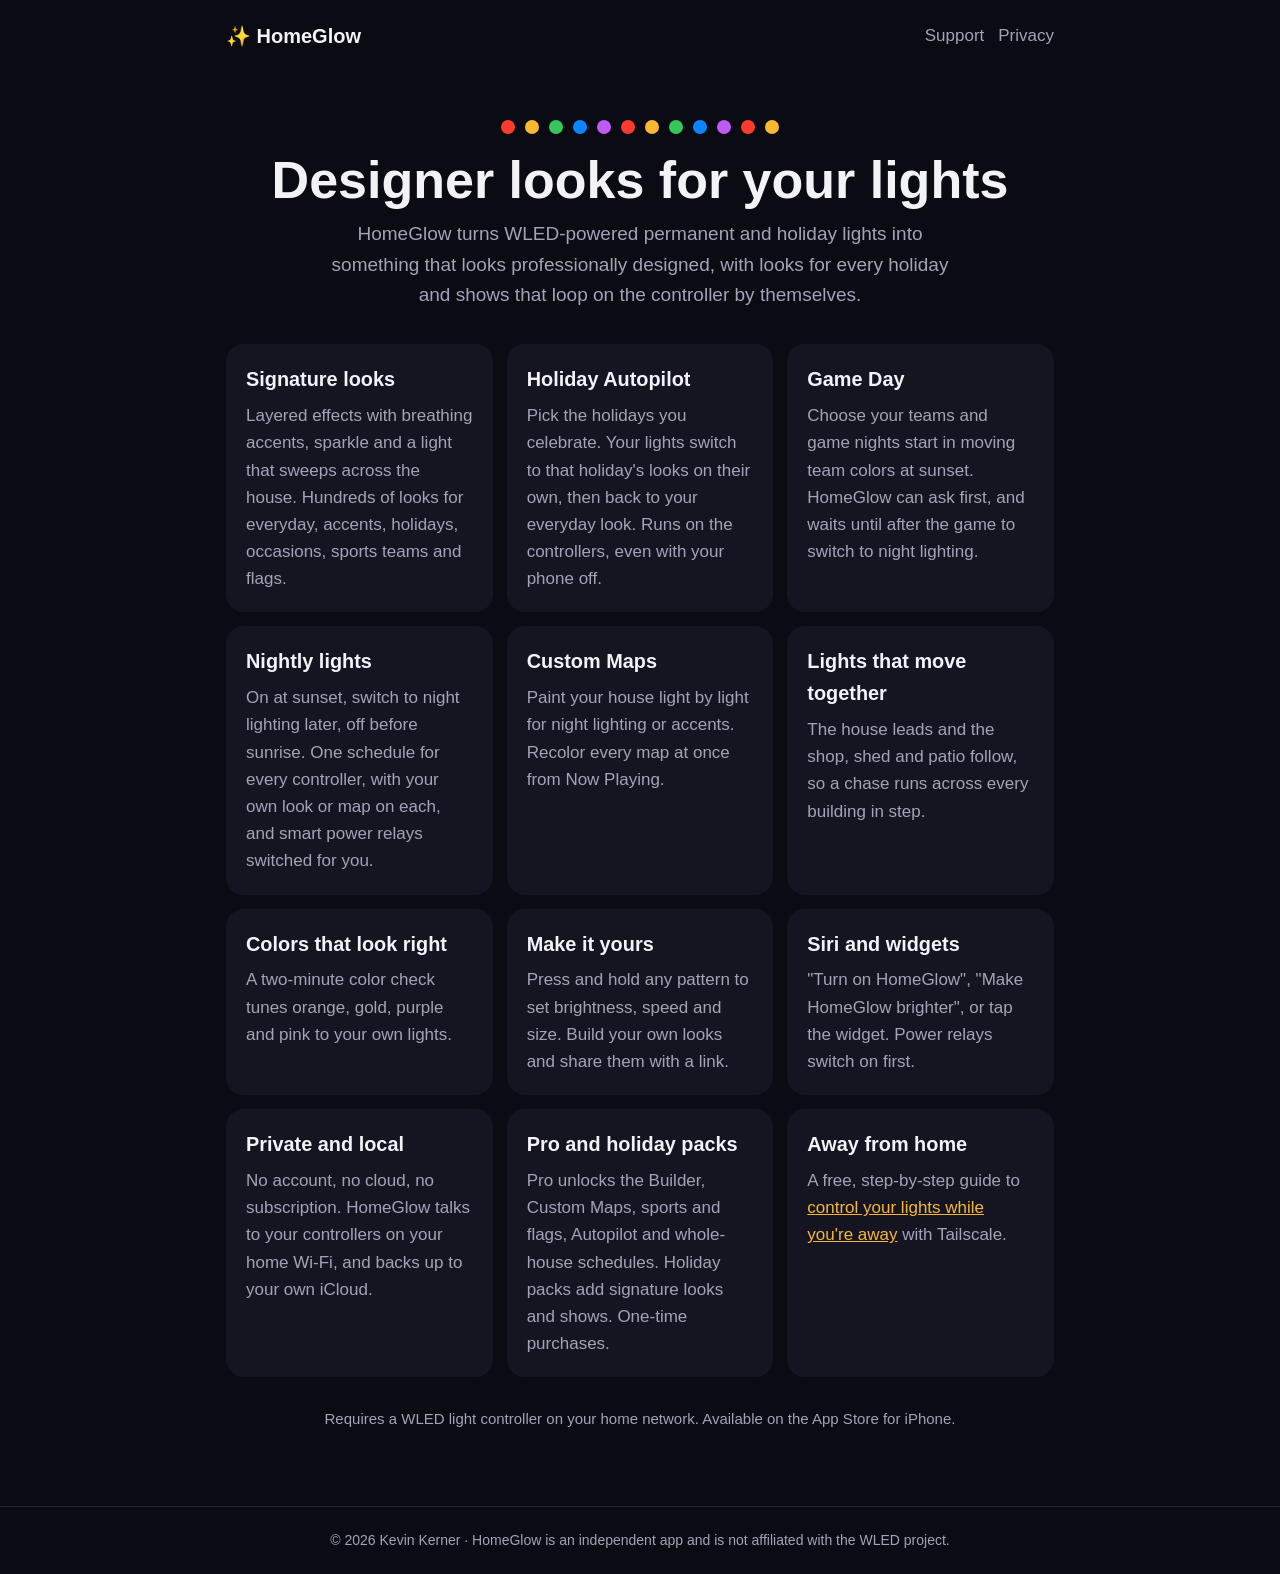
<file: index.html>
<!doctype html><html lang="en"><head><meta charset="utf-8"><meta name="viewport" content="width=device-width,initial-scale=1">
<title>HomeGlow</title><meta name="description" content="Designer looks for WLED lights."><link rel="stylesheet" href="style.css"></head><body>
<header><a class="brand" href="index.html">✨ HomeGlow</a><nav><a href="support.html">Support</a><a href="privacy.html">Privacy</a></nav></header><main>
<div class="lights" aria-hidden="true"><span style="background:#ff3b30;color:#ff3b30;animation-delay:-1300ms"></span><span style="background:#f7b733;color:#f7b733;animation-delay:-200ms"></span><span style="background:#34c759;color:#34c759;animation-delay:-1500ms"></span><span style="background:#0a84ff;color:#0a84ff;animation-delay:-400ms"></span><span style="background:#bf5af2;color:#bf5af2;animation-delay:-1700ms"></span><span style="background:#ff3b30;color:#ff3b30;animation-delay:-600ms"></span><span style="background:#f7b733;color:#f7b733;animation-delay:-1900ms"></span><span style="background:#34c759;color:#34c759;animation-delay:-800ms"></span><span style="background:#0a84ff;color:#0a84ff;animation-delay:-2100ms"></span><span style="background:#bf5af2;color:#bf5af2;animation-delay:-1000ms"></span><span style="background:#ff3b30;color:#ff3b30;animation-delay:-2300ms"></span><span style="background:#f7b733;color:#f7b733;animation-delay:-1200ms"></span></div>
<h1>Designer looks for your lights</h1>
<p class="sub">HomeGlow turns WLED-powered permanent and holiday lights into something that looks professionally designed, with looks for every holiday and shows that loop on the controller by themselves.</p>
<div class="grid">
<div class="card"><h3>Signature looks</h3><p>Layered effects with breathing accents, sparkle and a light that sweeps across the house. Hundreds of looks for everyday, accents, holidays, occasions, sports teams and flags.</p></div>
<div class="card"><h3>Holiday Autopilot</h3><p>Pick the holidays you celebrate. Your lights switch to that holiday's looks on their own, then back to your everyday look. Runs on the controllers, even with your phone off.</p></div>
<div class="card"><h3>Game Day</h3><p>Choose your teams and game nights start in moving team colors at sunset. HomeGlow can ask first, and waits until after the game to switch to night lighting.</p></div>
<div class="card"><h3>Nightly lights</h3><p>On at sunset, switch to night lighting later, off before sunrise. One schedule for every controller, with your own look or map on each, and smart power relays switched for you.</p></div>
<div class="card"><h3>Custom Maps</h3><p>Paint your house light by light for night lighting or accents. Recolor every map at once from Now Playing.</p></div>
<div class="card"><h3>Lights that move together</h3><p>The house leads and the shop, shed and patio follow, so a chase runs across every building in step.</p></div>
<div class="card"><h3>Colors that look right</h3><p>A two-minute color check tunes orange, gold, purple and pink to your own lights.</p></div>
<div class="card"><h3>Make it yours</h3><p>Press and hold any pattern to set brightness, speed and size. Build your own looks and share them with a link.</p></div>
<div class="card"><h3>Siri and widgets</h3><p>"Turn on HomeGlow", "Make HomeGlow brighter", or tap the widget. Power relays switch on first.</p></div>
<div class="card"><h3>Private and local</h3><p>No account, no cloud, no subscription. HomeGlow talks to your controllers on your home Wi-Fi, and backs up to your own iCloud.</p></div>
<div class="card"><h3>Pro and holiday packs</h3><p>Pro unlocks the Builder, Custom Maps, sports and flags, Autopilot and whole-house schedules. Holiday packs add signature looks and shows. One-time purchases.</p></div>
<div class="card"><h3>Away from home</h3><p>A free, step-by-step guide to <a href="remote.html">control your lights while you're away</a> with Tailscale.</p></div>
</div>
<p class="note" style="text-align:center;margin-top:30px">Requires a WLED light controller on your home network. Available on the App Store for iPhone.</p>
</main><footer>© 2026 Kevin Kerner · HomeGlow is an independent app and is not affiliated with the WLED project.</footer></body></html>
</file>
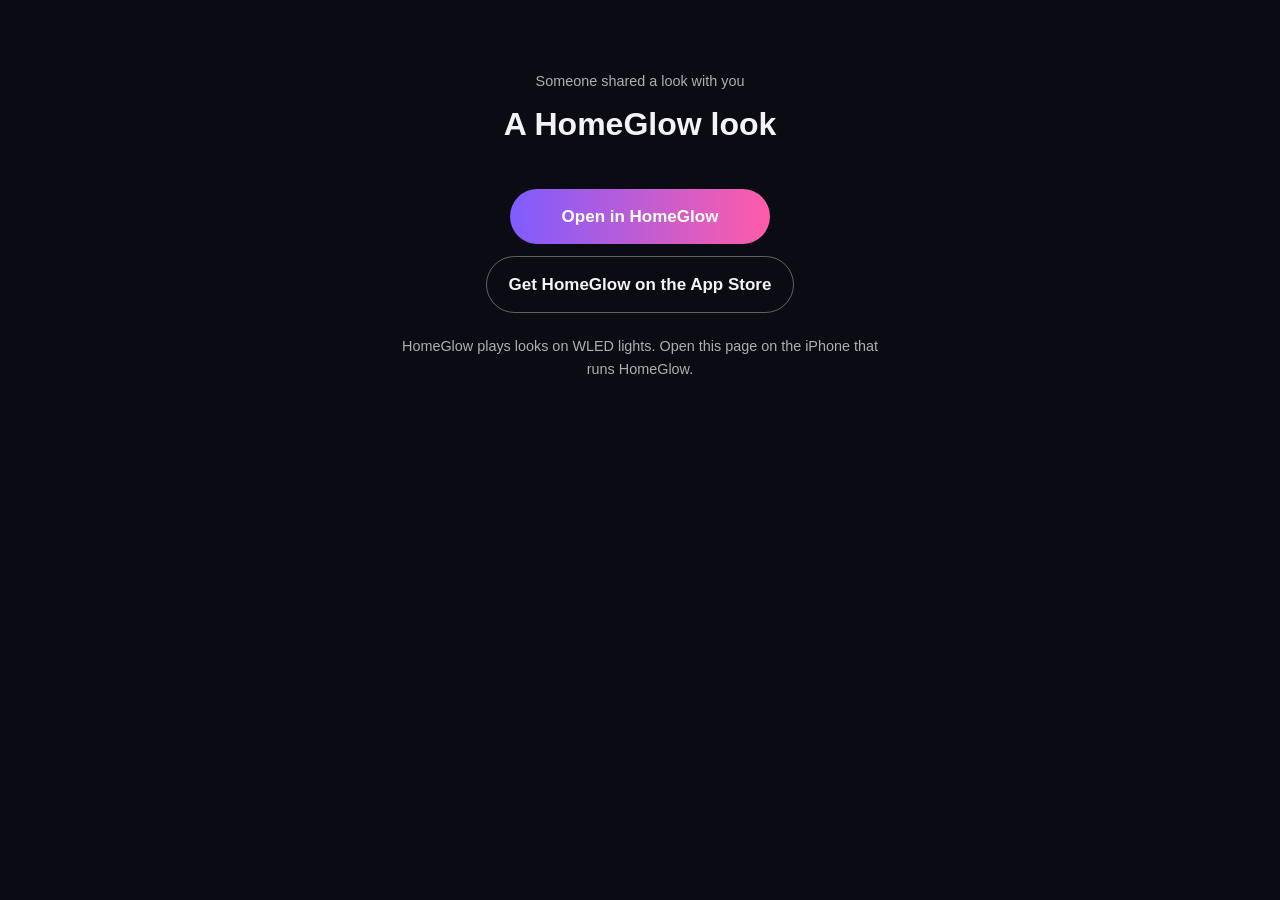
<file: look.html>
<!doctype html>
<html lang="en">
<head>
<meta charset="utf-8">
<meta name="viewport" content="width=device-width, initial-scale=1">
<title>A HomeGlow look</title>
<meta name="description" content="Someone shared a HomeGlow lighting look with you.">
<link rel="stylesheet" href="style.css">
<style>
  .share { max-width: 520px; margin: 0 auto; padding: 48px 16px; text-align: center; }
  .share h1 { font-size: 2rem; margin: 8px 0 18px; }
  .lights { display: flex; gap: 6px; justify-content: center; flex-wrap: wrap; margin: 18px 0 28px; }
  .lights span { width: 16px; height: 16px; border-radius: 50%; box-shadow: 0 0 12px currentColor; }
  .buttons { display: flex; flex-direction: column; gap: 12px; align-items: center; }
  .buttons a { display: inline-block; min-width: 260px; padding: 14px 22px; border-radius: 999px;
               font-weight: 700; text-decoration: none; }
  .open { background: linear-gradient(90deg, #7f5cff, #ff5ca8); color: #fff; }
  .store { border: 1px solid rgba(255,255,255,.35); color: inherit; }
  .small { opacity: .7; font-size: .9rem; margin-top: 22px; }
</style>
</head>
<body>
<main class="share">
  <p class="small">Someone shared a look with you</p>
  <h1 id="name">A HomeGlow look</h1>
  <div class="lights" id="lights"></div>
  <div class="buttons">
    <a class="open" id="open" href="#">Open in HomeGlow</a>
    <a class="store" href="https://apps.apple.com/app/id6821318234">Get HomeGlow on the App Store</a>
  </div>
  <p class="small">HomeGlow plays looks on WLED lights. Open this page on the iPhone that runs HomeGlow.</p>
</main>
<script>
  // The look rides in the part of the link after "#", so it never reaches any server.
  const colors = {
    "Red": "#ff2a2a", "Orange": "#ff6a00", "Amber": "#ff9f1a", "Yellow": "#ffd400", "Gold": "#e6b422",
    "Slime Green": "#4dff1a", "Lime": "#9dff00", "Green": "#18d14b", "Kelly Green": "#12a150", "Teal": "#00c2a0",
    "Cyan": "#00e5ff", "Sky Blue": "#3fa9ff", "Blue": "#2950ff", "Royal Blue": "#3b5cff", "Navy": "#1a2a8e",
    "Deep Purple": "#6a12c9", "Purple": "#8a2be2", "Magenta": "#ff2bd6", "Pink": "#ff4f9a", "Light Pink": "#ffb3d1",
    "Maroon": "#8a1530", "Silver": "#b8bcc6", "White LED": "#e8f3ff", "Warm White": "#ffcf8a", "Bright White": "#ffffff"
  };
  const data = location.hash.slice(1);
  if (data) {
    document.getElementById("open").href = "homeglow://look?d=" + data;
    try {
      let b = data.replace(/-/g, "+").replace(/_/g, "/");
      while (b.length % 4) b += "=";
      const look = JSON.parse(decodeURIComponent(escape(atob(b))));
      if (look.n) { document.getElementById("name").textContent = look.n; document.title = look.n + " · HomeGlow"; }
      const s = look.s || {};
      const list = [s.c1, s.c2, s.c3].filter(c => c && colors[c]);
      const row = document.getElementById("lights");
      for (let i = 0; i < 12 && list.length; i++) {
        const dot = document.createElement("span");
        dot.style.background = dot.style.color = colors[list[i % list.length]];
        row.appendChild(dot);
      }
    } catch (e) { /* show the page without the preview */ }
    // Try the app right away; if it isn't installed, the page stays.
    setTimeout(() => { location.href = "homeglow://look?d=" + data; }, 300);
  }
</script>
</body>
</html>
</file>
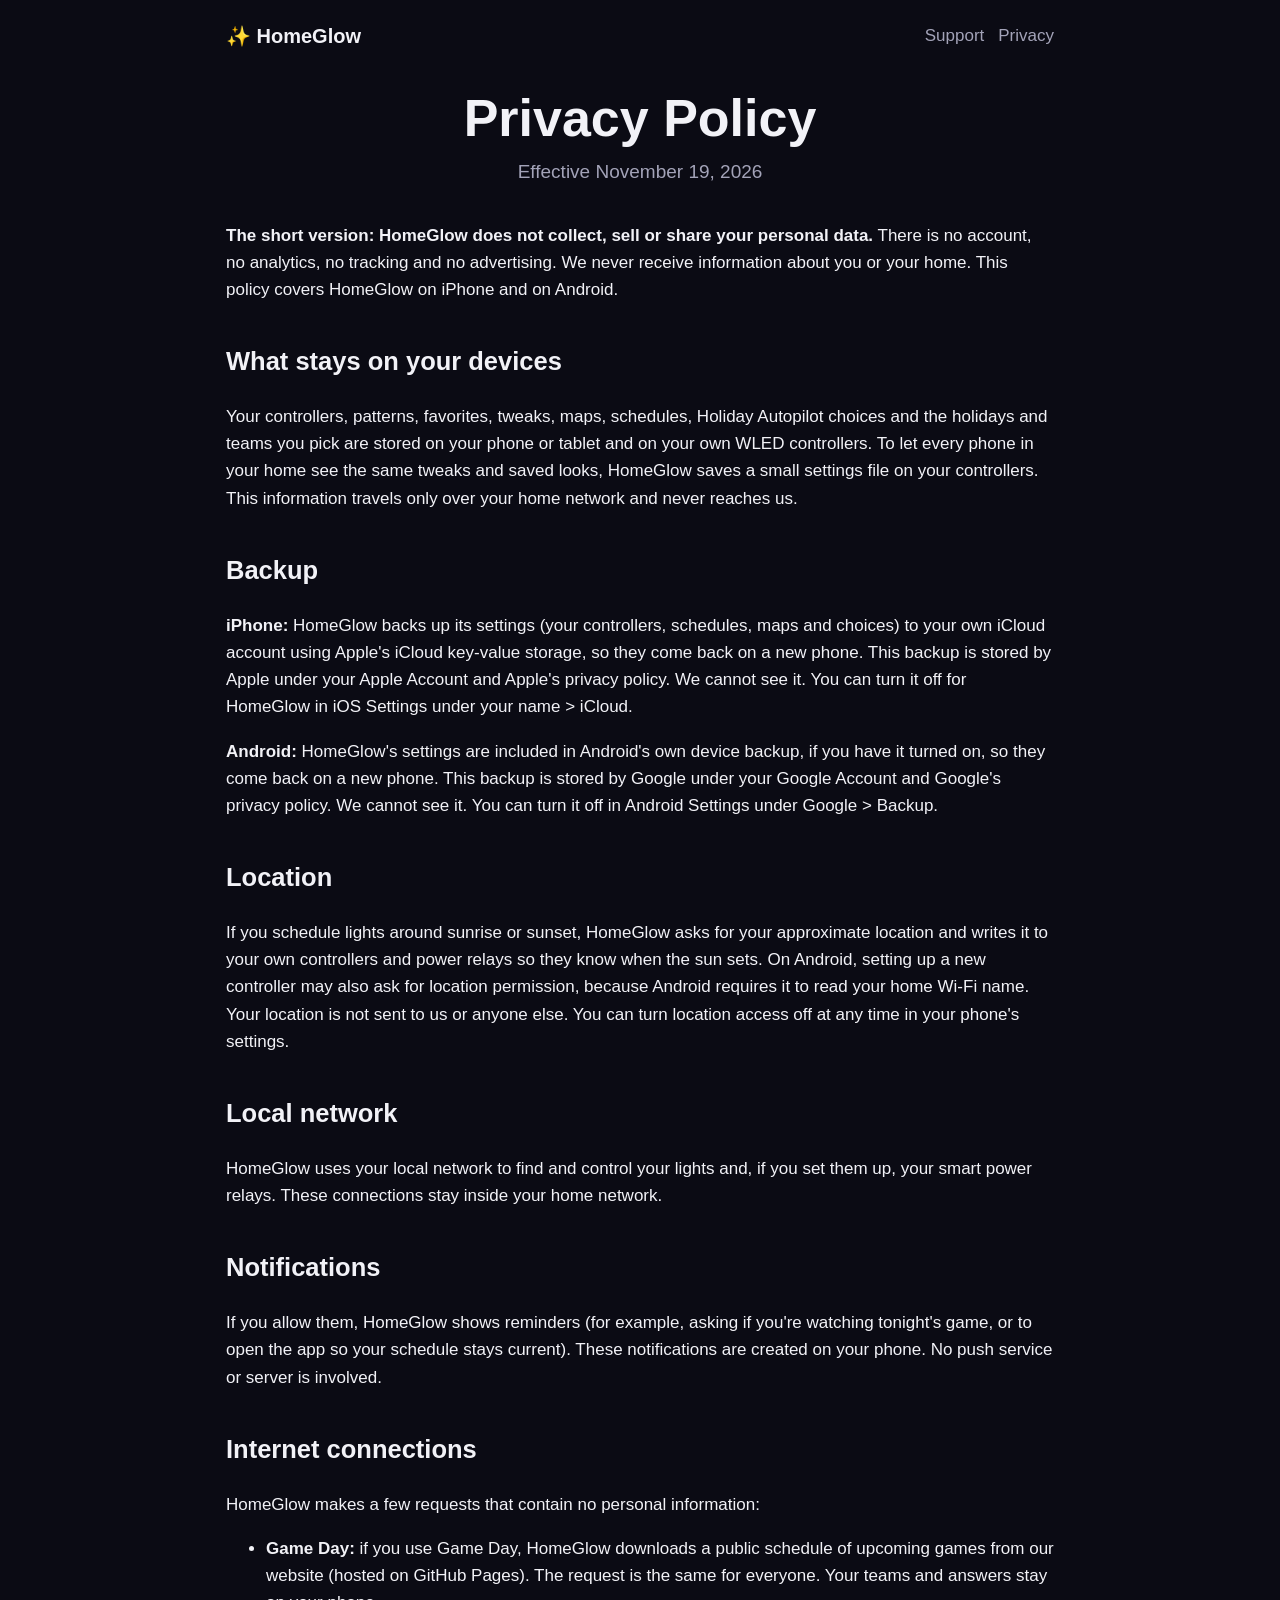
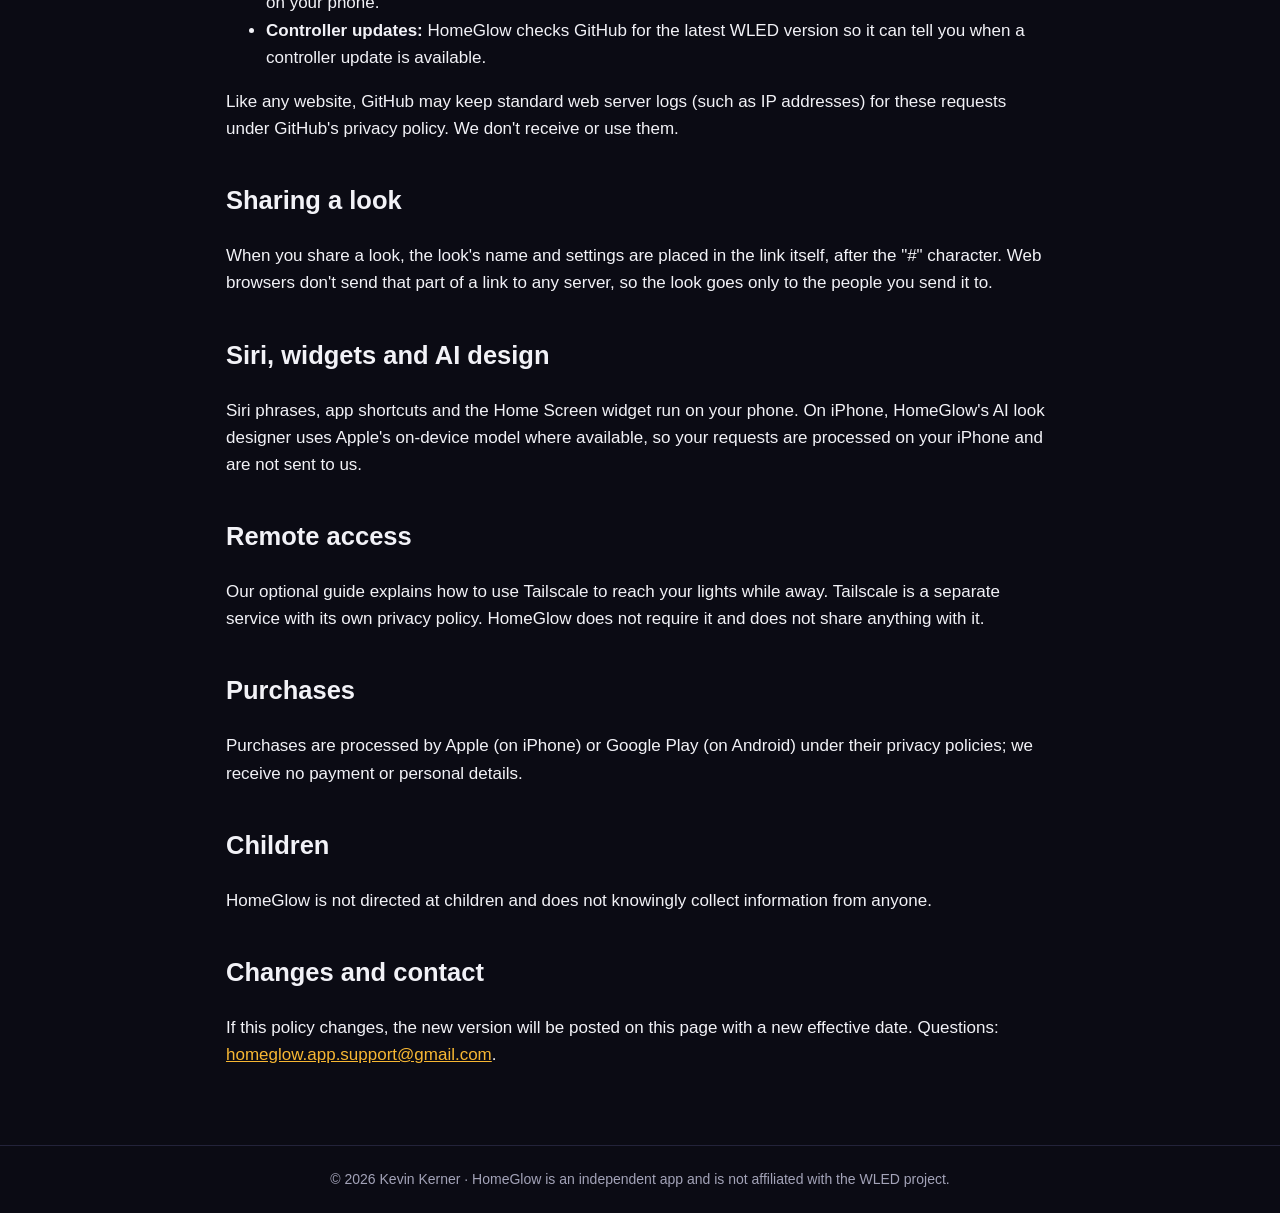
<file: privacy.html>
<!doctype html><html lang="en"><head><meta charset="utf-8"><meta name="viewport" content="width=device-width,initial-scale=1">
<title>HomeGlow Privacy Policy</title><meta name="description" content="HomeGlow privacy policy."><link rel="stylesheet" href="style.css"></head><body>
<header><a class="brand" href="index.html">✨ HomeGlow</a><nav><a href="support.html">Support</a><a href="privacy.html">Privacy</a></nav></header><main>
<h1>Privacy Policy</h1>
<p class="sub">Effective November 19, 2026</p>
<p><strong>The short version: HomeGlow does not collect, sell or share your personal data.</strong> There is no account, no analytics, no tracking and no advertising. We never receive information about you or your home. This policy covers HomeGlow on iPhone and on Android.</p>

<h2>What stays on your devices</h2>
<p>Your controllers, patterns, favorites, tweaks, maps, schedules, Holiday Autopilot choices and the holidays and teams you pick are stored on your phone or tablet and on your own WLED controllers. To let every phone in your home see the same tweaks and saved looks, HomeGlow saves a small settings file on your controllers. This information travels only over your home network and never reaches us.</p>

<h2>Backup</h2>
<p><strong>iPhone:</strong> HomeGlow backs up its settings (your controllers, schedules, maps and choices) to your own iCloud account using Apple's iCloud key-value storage, so they come back on a new phone. This backup is stored by Apple under your Apple Account and Apple's privacy policy. We cannot see it. You can turn it off for HomeGlow in iOS Settings under your name &gt; iCloud.</p>
<p><strong>Android:</strong> HomeGlow's settings are included in Android's own device backup, if you have it turned on, so they come back on a new phone. This backup is stored by Google under your Google Account and Google's privacy policy. We cannot see it. You can turn it off in Android Settings under Google &gt; Backup.</p>

<h2>Location</h2>
<p>If you schedule lights around sunrise or sunset, HomeGlow asks for your approximate location and writes it to your own controllers and power relays so they know when the sun sets. On Android, setting up a new controller may also ask for location permission, because Android requires it to read your home Wi-Fi name. Your location is not sent to us or anyone else. You can turn location access off at any time in your phone's settings.</p>

<h2>Local network</h2>
<p>HomeGlow uses your local network to find and control your lights and, if you set them up, your smart power relays. These connections stay inside your home network.</p>

<h2>Notifications</h2>
<p>If you allow them, HomeGlow shows reminders (for example, asking if you're watching tonight's game, or to open the app so your schedule stays current). These notifications are created on your phone. No push service or server is involved.</p>

<h2>Internet connections</h2>
<p>HomeGlow makes a few requests that contain no personal information:</p>
<ul>
<li><strong>Game Day:</strong> if you use Game Day, HomeGlow downloads a public schedule of upcoming games from our website (hosted on GitHub Pages). The request is the same for everyone. Your teams and answers stay on your phone.</li>
<li><strong>Controller updates:</strong> HomeGlow checks GitHub for the latest WLED version so it can tell you when a controller update is available.</li>
</ul>
<p>Like any website, GitHub may keep standard web server logs (such as IP addresses) for these requests under GitHub's privacy policy. We don't receive or use them.</p>

<h2>Sharing a look</h2>
<p>When you share a look, the look's name and settings are placed in the link itself, after the "#" character. Web browsers don't send that part of a link to any server, so the look goes only to the people you send it to.</p>

<h2>Siri, widgets and AI design</h2>
<p>Siri phrases, app shortcuts and the Home Screen widget run on your phone. On iPhone, HomeGlow's AI look designer uses Apple's on-device model where available, so your requests are processed on your iPhone and are not sent to us.</p>

<h2>Remote access</h2>
<p>Our optional guide explains how to use Tailscale to reach your lights while away. Tailscale is a separate service with its own privacy policy. HomeGlow does not require it and does not share anything with it.</p>

<h2>Purchases</h2>
<p>Purchases are processed by Apple (on iPhone) or Google Play (on Android) under their privacy policies; we receive no payment or personal details.</p>

<h2>Children</h2>
<p>HomeGlow is not directed at children and does not knowingly collect information from anyone.</p>

<h2>Changes and contact</h2>
<p>If this policy changes, the new version will be posted on this page with a new effective date. Questions: <a href="mailto:homeglow.app.support@gmail.com">homeglow.app.support@gmail.com</a>.</p>
</main><footer>© 2026 Kevin Kerner · HomeGlow is an independent app and is not affiliated with the WLED project.</footer></body></html>
</file>
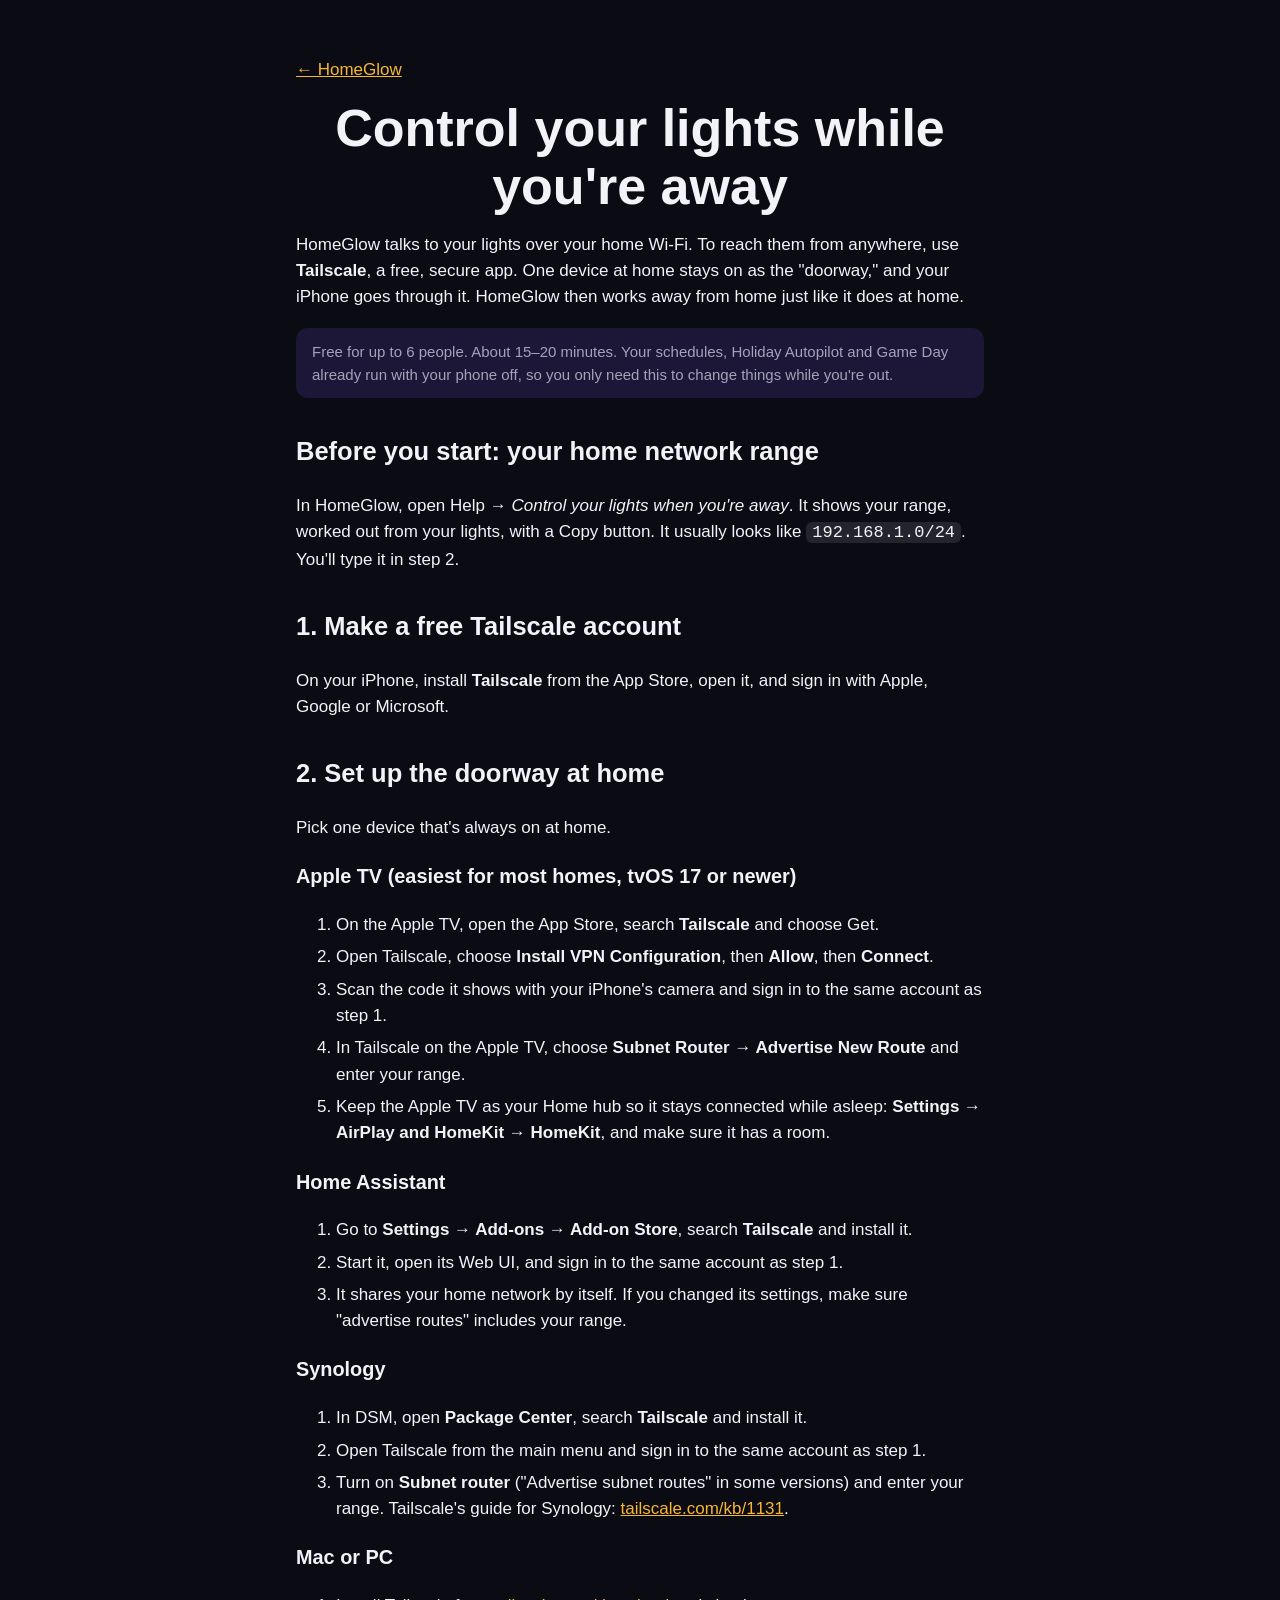
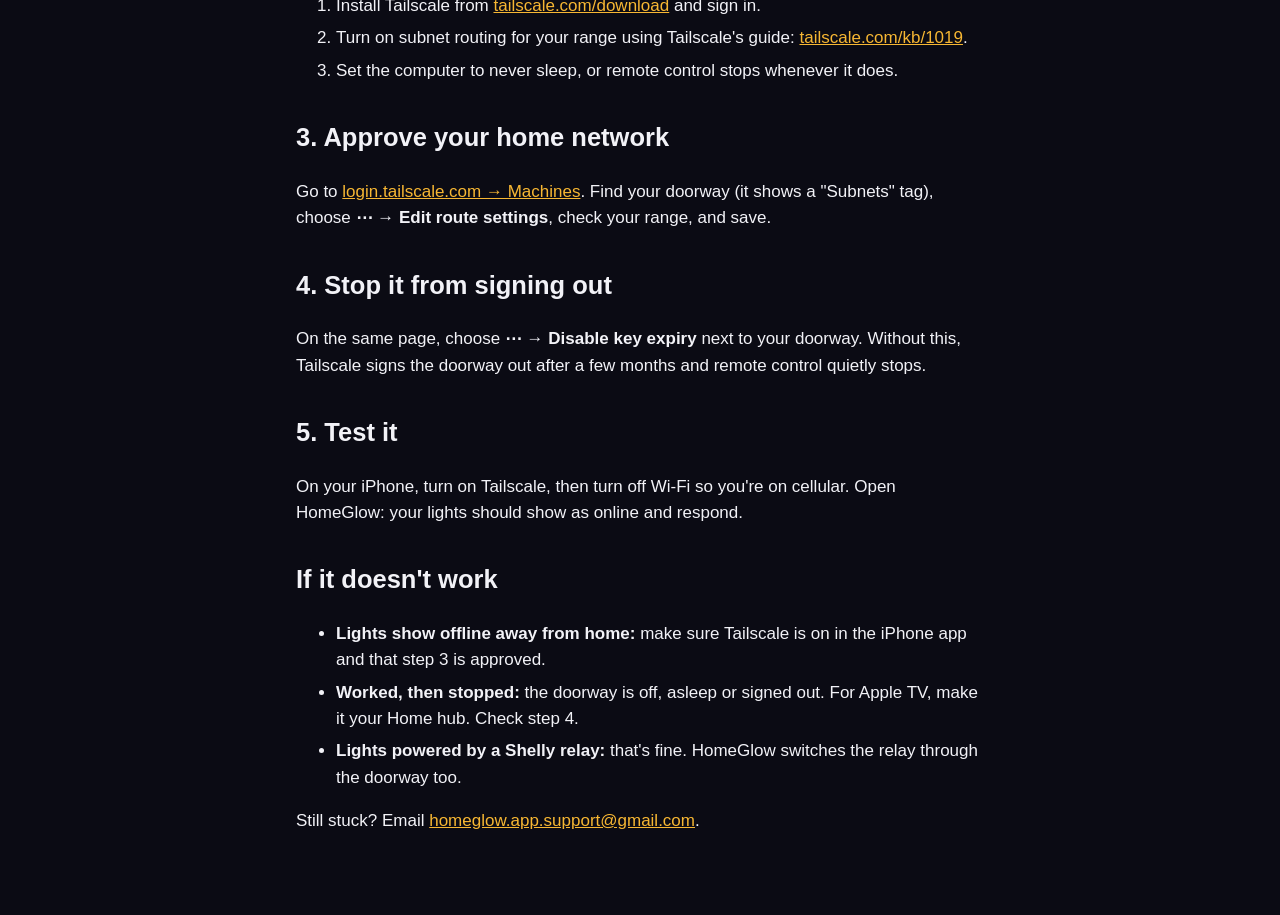
<file: remote.html>
<!doctype html>
<html lang="en">
<head>
<meta charset="utf-8">
<meta name="viewport" content="width=device-width, initial-scale=1">
<title>Control your lights while away · HomeGlow</title>
<meta name="description" content="A free, secure way to use HomeGlow away from home with Tailscale.">
<link rel="stylesheet" href="style.css">
<style>
  .guide { max-width: 720px; margin: 0 auto; padding: 40px 16px 64px; line-height: 1.55; }
  .guide h1 { margin-bottom: 6px; }
  .guide h2 { margin-top: 34px; }
  .guide ol li, .guide ul li { margin: 6px 0; }
  .note { padding: 12px 16px; border-radius: 12px; background: rgba(127, 92, 255, .15); }
  code { padding: 1px 6px; border-radius: 6px; background: rgba(255,255,255,.1); }
</style>
</head>
<body>
<main class="guide">
  <p><a href="index.html">← HomeGlow</a></p>
  <h1>Control your lights while you're away</h1>
  <p>HomeGlow talks to your lights over your home Wi-Fi. To reach them from anywhere, use <strong>Tailscale</strong>, a free, secure app. One device at home stays on as the "doorway," and your iPhone goes through it. HomeGlow then works away from home just like it does at home.</p>
  <p class="note">Free for up to 6 people. About 15–20 minutes. Your schedules, Holiday Autopilot and Game Day already run with your phone off, so you only need this to change things while you're out.</p>

  <h2>Before you start: your home network range</h2>
  <p>In HomeGlow, open Help → <em>Control your lights when you're away</em>. It shows your range, worked out from your lights, with a Copy button. It usually looks like <code>192.168.1.0/24</code>. You'll type it in step 2.</p>

  <h2>1. Make a free Tailscale account</h2>
  <p>On your iPhone, install <strong>Tailscale</strong> from the App Store, open it, and sign in with Apple, Google or Microsoft.</p>

  <h2>2. Set up the doorway at home</h2>
  <p>Pick one device that's always on at home.</p>

  <h3>Apple TV (easiest for most homes, tvOS 17 or newer)</h3>
  <ol>
    <li>On the Apple TV, open the App Store, search <strong>Tailscale</strong> and choose Get.</li>
    <li>Open Tailscale, choose <strong>Install VPN Configuration</strong>, then <strong>Allow</strong>, then <strong>Connect</strong>.</li>
    <li>Scan the code it shows with your iPhone's camera and sign in to the same account as step 1.</li>
    <li>In Tailscale on the Apple TV, choose <strong>Subnet Router → Advertise New Route</strong> and enter your range.</li>
    <li>Keep the Apple TV as your Home hub so it stays connected while asleep: <strong>Settings → AirPlay and HomeKit → HomeKit</strong>, and make sure it has a room.</li>
  </ol>

  <h3>Home Assistant</h3>
  <ol>
    <li>Go to <strong>Settings → Add-ons → Add-on Store</strong>, search <strong>Tailscale</strong> and install it.</li>
    <li>Start it, open its Web UI, and sign in to the same account as step 1.</li>
    <li>It shares your home network by itself. If you changed its settings, make sure "advertise routes" includes your range.</li>
  </ol>

  <h3>Synology</h3>
  <ol>
    <li>In DSM, open <strong>Package Center</strong>, search <strong>Tailscale</strong> and install it.</li>
    <li>Open Tailscale from the main menu and sign in to the same account as step 1.</li>
    <li>Turn on <strong>Subnet router</strong> ("Advertise subnet routes" in some versions) and enter your range. Tailscale's guide for Synology: <a href="https://tailscale.com/kb/1131/synology">tailscale.com/kb/1131</a>.</li>
  </ol>

  <h3>Mac or PC</h3>
  <ol>
    <li>Install Tailscale from <a href="https://tailscale.com/download">tailscale.com/download</a> and sign in.</li>
    <li>Turn on subnet routing for your range using Tailscale's guide: <a href="https://tailscale.com/kb/1019/subnets">tailscale.com/kb/1019</a>.</li>
    <li>Set the computer to never sleep, or remote control stops whenever it does.</li>
  </ol>

  <h2>3. Approve your home network</h2>
  <p>Go to <a href="https://login.tailscale.com/admin/machines">login.tailscale.com → Machines</a>. Find your doorway (it shows a "Subnets" tag), choose <strong>⋯ → Edit route settings</strong>, check your range, and save.</p>

  <h2>4. Stop it from signing out</h2>
  <p>On the same page, choose <strong>⋯ → Disable key expiry</strong> next to your doorway. Without this, Tailscale signs the doorway out after a few months and remote control quietly stops.</p>

  <h2>5. Test it</h2>
  <p>On your iPhone, turn on Tailscale, then turn off Wi-Fi so you're on cellular. Open HomeGlow: your lights should show as online and respond.</p>

  <h2>If it doesn't work</h2>
  <ul>
    <li><strong>Lights show offline away from home:</strong> make sure Tailscale is on in the iPhone app and that step 3 is approved.</li>
    <li><strong>Worked, then stopped:</strong> the doorway is off, asleep or signed out. For Apple TV, make it your Home hub. Check step 4.</li>
    <li><strong>Lights powered by a Shelly relay:</strong> that's fine. HomeGlow switches the relay through the doorway too.</li>
  </ul>
  <p>Still stuck? Email <a href="mailto:homeglow.app.support@gmail.com">homeglow.app.support@gmail.com</a>.</p>
</main>
</body>
</html>
</file>
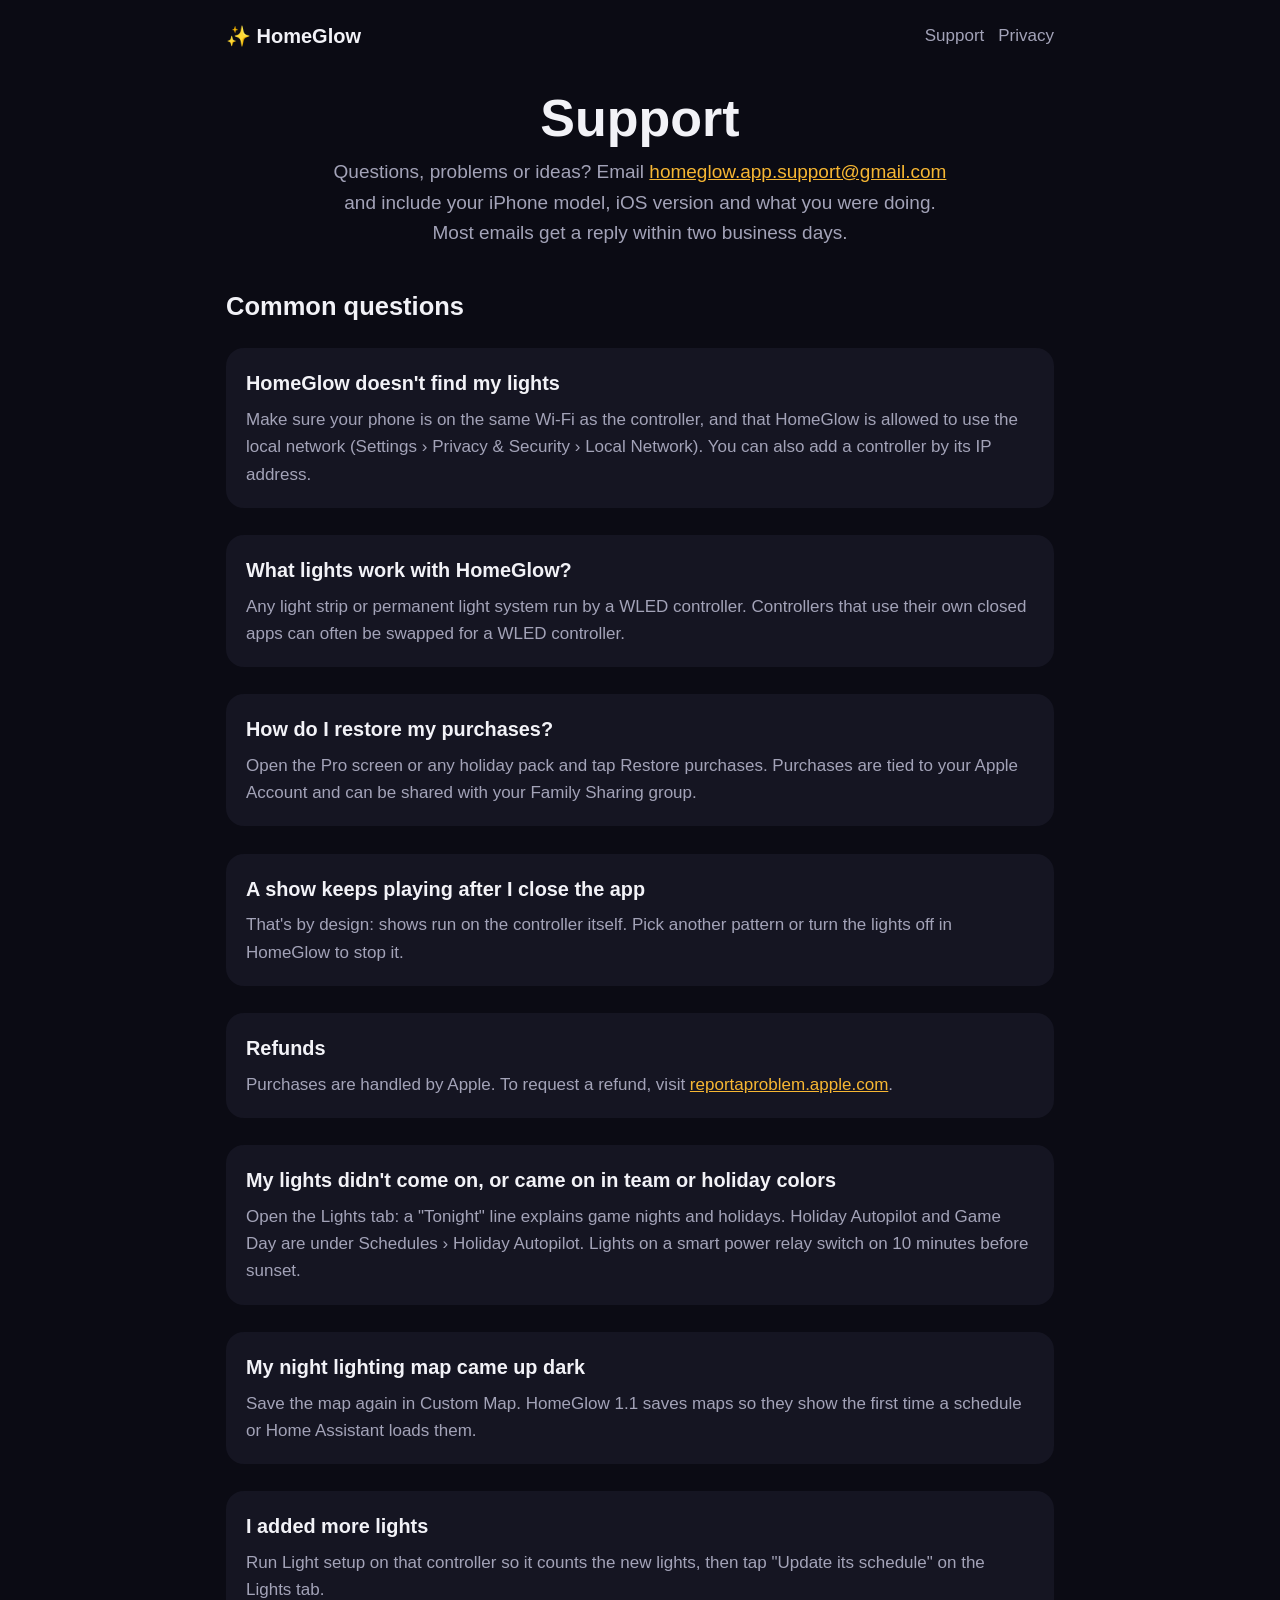
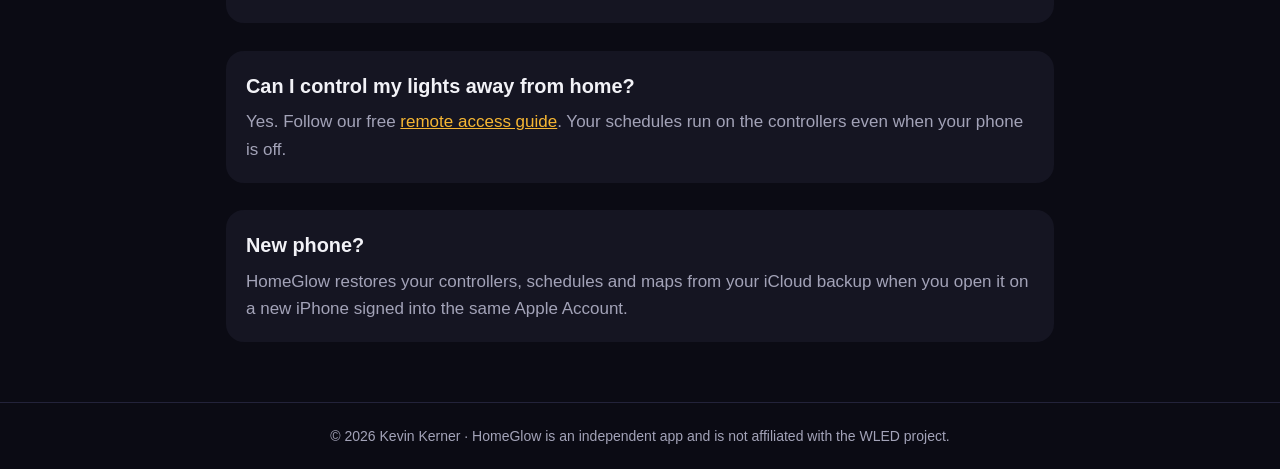
<file: support.html>
<!doctype html><html lang="en"><head><meta charset="utf-8"><meta name="viewport" content="width=device-width,initial-scale=1">
<title>HomeGlow Support</title><meta name="description" content="Help with the HomeGlow app."><link rel="stylesheet" href="style.css"></head><body>
<header><a class="brand" href="index.html">✨ HomeGlow</a><nav><a href="support.html">Support</a><a href="privacy.html">Privacy</a></nav></header><main>
<h1>Support</h1>
<p class="sub">Questions, problems or ideas? Email <a href="mailto:homeglow.app.support@gmail.com">homeglow.app.support@gmail.com</a> and include your iPhone model, iOS version and what you were doing. Most emails get a reply within two business days.</p>
<h2>Common questions</h2>
<div class="card"><h3>HomeGlow doesn't find my lights</h3><p>Make sure your phone is on the same Wi-Fi as the controller, and that HomeGlow is allowed to use the local network (Settings › Privacy &amp; Security › Local Network). You can also add a controller by its IP address.</p></div><br>
<div class="card"><h3>What lights work with HomeGlow?</h3><p>Any light strip or permanent light system run by a WLED controller. Controllers that use their own closed apps can often be swapped for a WLED controller.</p></div><br>
<div class="card"><h3>How do I restore my purchases?</h3><p>Open the Pro screen or any holiday pack and tap Restore purchases. Purchases are tied to your Apple Account and can be shared with your Family Sharing group.</p></div><br>
<div class="card"><h3>A show keeps playing after I close the app</h3><p>That's by design: shows run on the controller itself. Pick another pattern or turn the lights off in HomeGlow to stop it.</p></div><br>
<div class="card"><h3>Refunds</h3><p>Purchases are handled by Apple. To request a refund, visit <a href="https://reportaproblem.apple.com">reportaproblem.apple.com</a>.</p></div><br>
<div class="card"><h3>My lights didn't come on, or came on in team or holiday colors</h3><p>Open the Lights tab: a "Tonight" line explains game nights and holidays. Holiday Autopilot and Game Day are under Schedules › Holiday Autopilot. Lights on a smart power relay switch on 10 minutes before sunset.</p></div><br>
<div class="card"><h3>My night lighting map came up dark</h3><p>Save the map again in Custom Map. HomeGlow 1.1 saves maps so they show the first time a schedule or Home Assistant loads them.</p></div><br>
<div class="card"><h3>I added more lights</h3><p>Run Light setup on that controller so it counts the new lights, then tap "Update its schedule" on the Lights tab.</p></div><br>
<div class="card"><h3>Can I control my lights away from home?</h3><p>Yes. Follow our free <a href="remote.html">remote access guide</a>. Your schedules run on the controllers even when your phone is off.</p></div><br>
<div class="card"><h3>New phone?</h3><p>HomeGlow restores your controllers, schedules and maps from your iCloud backup when you open it on a new iPhone signed into the same Apple Account.</p></div>
</main><footer>© 2026 Kevin Kerner · HomeGlow is an independent app and is not affiliated with the WLED project.</footer></body></html>
</file>
<file: style.css>
:root{--bg:#0b0b14;--card:#151522;--text:#f2f2f7;--muted:#a3a3b8;--a1:#f7b733;--a2:#fc4a1a;--a3:#8b5cf6}
*{box-sizing:border-box}body{margin:0;background:var(--bg);color:var(--text);font:17px/1.6 -apple-system,BlinkMacSystemFont,"Segoe UI",Roboto,sans-serif}
a{color:var(--a1)}header{padding:20px 16px;max-width:860px;margin:auto;display:flex;gap:18px;align-items:center;flex-wrap:wrap}
header .brand{font-weight:800;font-size:20px;text-decoration:none;color:var(--text);margin-right:auto}
header nav a{color:var(--muted);text-decoration:none;margin-left:14px}header nav a:hover{color:var(--text)}
main{max-width:860px;margin:auto;padding:8px 16px 60px}
.lights{display:flex;gap:10px;justify-content:center;margin:40px 0 18px;flex-wrap:wrap}
.lights span{width:14px;height:14px;border-radius:50%;animation:tw 2.4s infinite ease-in-out}
@keyframes tw{0%,100%{opacity:.35}50%{opacity:1;filter:drop-shadow(0 0 8px currentColor)}}
h1{font-size:clamp(32px,7vw,52px);line-height:1.1;text-align:center;margin:10px 0}
.sub{text-align:center;color:var(--muted);font-size:19px;max-width:620px;margin:0 auto 34px}
.grid{display:grid;grid-template-columns:repeat(auto-fit,minmax(240px,1fr));gap:14px}
.card{background:var(--card);border-radius:18px;padding:20px}.card h3{margin:0 0 6px}.card p{margin:0;color:var(--muted)}
h2{margin-top:38px}.note{color:var(--muted);font-size:15px}
footer{border-top:1px solid #23233a;color:var(--muted);font-size:14px;text-align:center;padding:22px 16px}
</file>
